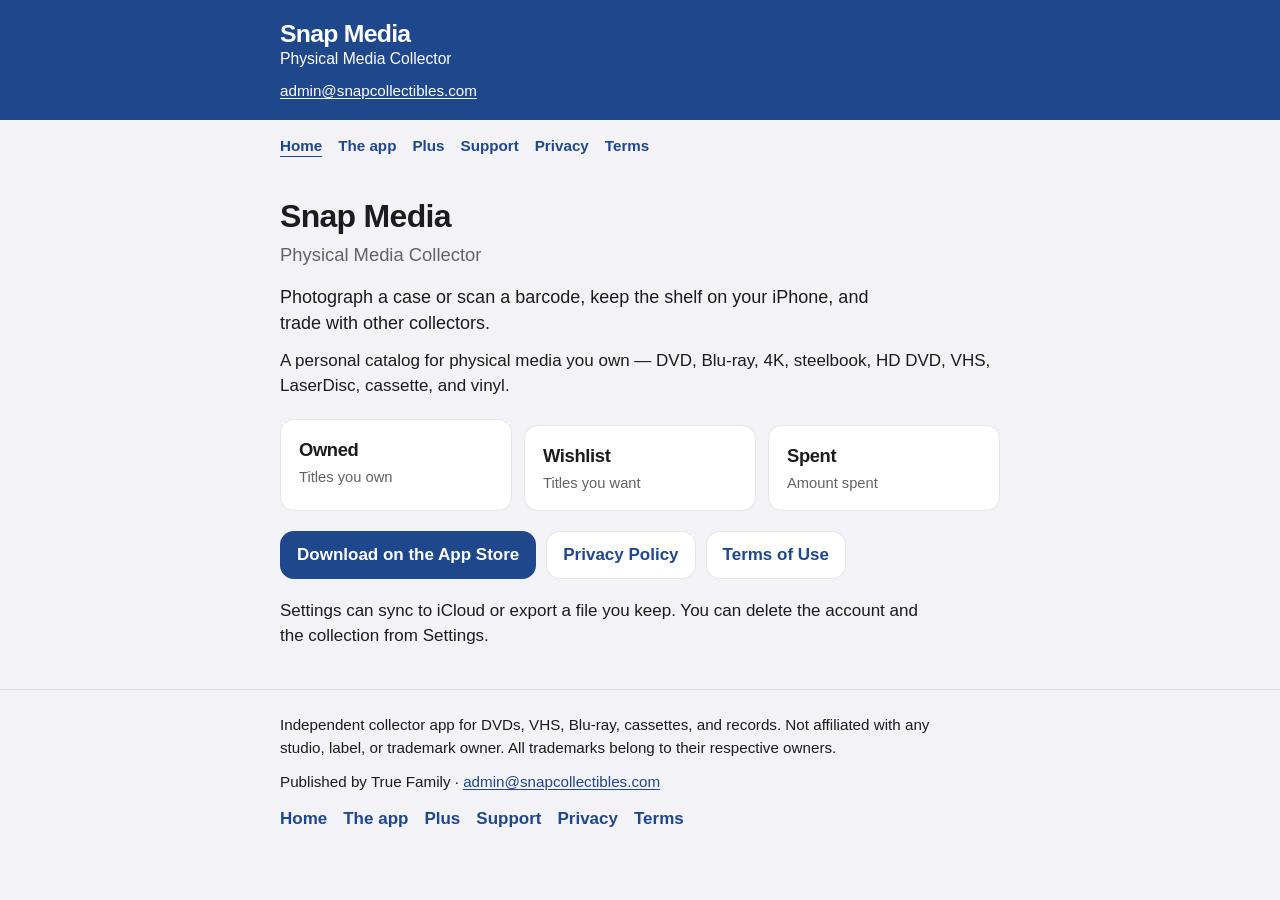
<file: index.html>
<!DOCTYPE html>
<html lang="en">
<head>
  <meta charset="utf-8" />
  <meta name="viewport" content="width=device-width, initial-scale=1" />
  <title>Snap Media — Physical Media Collector</title>
  <meta name="description" content="A personal catalog for physical media you own. Photograph a case or scan a barcode, keep the shelf on your iPhone, and trade with other collectors." />
  <meta name="theme-color" content="#1F478C" />
  <link rel="canonical" href="https://snapmedia.app/" />

  <meta property="og:type" content="website" />
  <meta property="og:title" content="Snap Media — Physical Media Collector" />
  <meta property="og:description" content="A personal catalog for physical media you own — DVD, Blu-ray, 4K, steelbook, HD DVD, VHS, LaserDisc, cassette, and vinyl." />
  <meta property="og:url" content="https://snapmedia.app/" />
  <meta property="og:image" content="https://snapmedia.app/assets/img/og.png" />
  <meta property="og:image:width" content="1200" />
  <meta property="og:image:height" content="630" />
  <meta name="twitter:card" content="summary_large_image" />
  <meta name="twitter:title" content="Snap Media — Physical Media Collector" />
  <meta name="twitter:description" content="A personal catalog for physical media you own. For iPhone." />
  <meta name="twitter:image" content="https://snapmedia.app/assets/img/og.png" />

  <link rel="icon" href="/assets/img/favicon-32.png" sizes="32x32" type="image/png" />
  <link rel="icon" href="/assets/img/favicon-16.png" sizes="16x16" type="image/png" />
  <link rel="apple-touch-icon" href="/assets/img/apple-touch-icon.png" />
  <link rel="manifest" href="/site.webmanifest" />
  <link rel="stylesheet" href="/assets/css/site.css" />

  <script type="application/ld+json">
  {
    "@context": "https://schema.org",
    "@type": "SoftwareApplication",
    "name": "Snap Media",
    "applicationCategory": "LifestyleApplication",
    "operatingSystem": "iOS",
    "description": "A personal catalog for physical media you own — DVD, Blu-ray, 4K, steelbook, HD DVD, VHS, LaserDisc, cassette, and vinyl.",
    "publisher": {
      "@type": "Organization",
      "name": "True Family",
      "email": "admin@snapcollectibles.com"
    },
    "offers": [
      {
        "@type": "Offer",
        "name": "Snap Media Plus yearly",
        "price": "14.99",
        "priceCurrency": "USD"
      },
      {
        "@type": "Offer",
        "name": "Snap Media Plus monthly",
        "price": "1.99",
        "priceCurrency": "USD"
      }
    ]
  }
  </script>
</head>
<body>
  <a class="skip" href="#main">Skip to content</a>

  <header class="site-header">
    <div class="wrap header-inner">
      <a class="brand" href="/">
        <span class="brand-name">Snap Media</span>
        <span class="brand-tag">Physical Media Collector</span>
      </a>
      <a class="header-mail" href="mailto:admin@snapcollectibles.com">admin@snapcollectibles.com</a>
    </div>
  </header>

  <nav class="site-nav" aria-label="Pages">
    <div class="wrap">
      <a href="/" aria-current="page">Home</a>
      <a href="/app">The app</a>
      <a href="/plus">Plus</a>
      <a href="/support">Support</a>
      <a href="/privacy">Privacy</a>
      <a href="/terms">Terms</a>
    </div>
  </nav>

  <main id="main">
    <div class="wrap">
      <h1>Snap Media</h1>
      <p class="subhead">Physical Media Collector</p>
      <p class="lead">Photograph a case or scan a barcode, keep the shelf on your iPhone, and trade with other collectors.</p>
      <p>A personal catalog for physical media you own — DVD, Blu-ray, 4K, steelbook, HD DVD, VHS, LaserDisc, cassette, and vinyl.</p>

      <ul class="stats">
        <li class="card">
          <p class="stat-label">Owned</p>
          <p class="stat-caption">Titles you own</p>
        </li>
        <li class="card">
          <p class="stat-label">Wishlist</p>
          <p class="stat-caption">Titles you want</p>
        </li>
        <li class="card">
          <p class="stat-label">Spent</p>
          <p class="stat-caption">Amount spent</p>
        </li>
      </ul>

      <div class="btn-row">
        <a class="btn btn-primary" href="https://apps.apple.com/">Download on the App Store</a>
        <a class="btn btn-secondary" href="/privacy">Privacy Policy</a>
        <a class="btn btn-secondary" href="/terms">Terms of Use</a>
      </div>

      <p class="note">Settings can sync to iCloud or export a file you keep. You can delete the account and the collection from Settings.</p>
    </div>
  </main>

  <footer class="site-footer">
    <div class="wrap">
      <p class="disclaimer">Independent collector app for DVDs, VHS, Blu-ray, cassettes, and records. Not affiliated with any studio, label, or trademark owner. All trademarks belong to their respective owners.</p>
      <p class="footer-meta">Published by True Family · <a href="mailto:admin@snapcollectibles.com">admin@snapcollectibles.com</a></p>
      <nav class="footer-nav" aria-label="Footer">
        <a href="/">Home</a>
        <a href="/app">The app</a>
        <a href="/plus">Plus</a>
        <a href="/support">Support</a>
        <a href="/privacy">Privacy</a>
        <a href="/terms">Terms</a>
      </nav>
    </div>
  </footer>
</body>
</html>
</file>
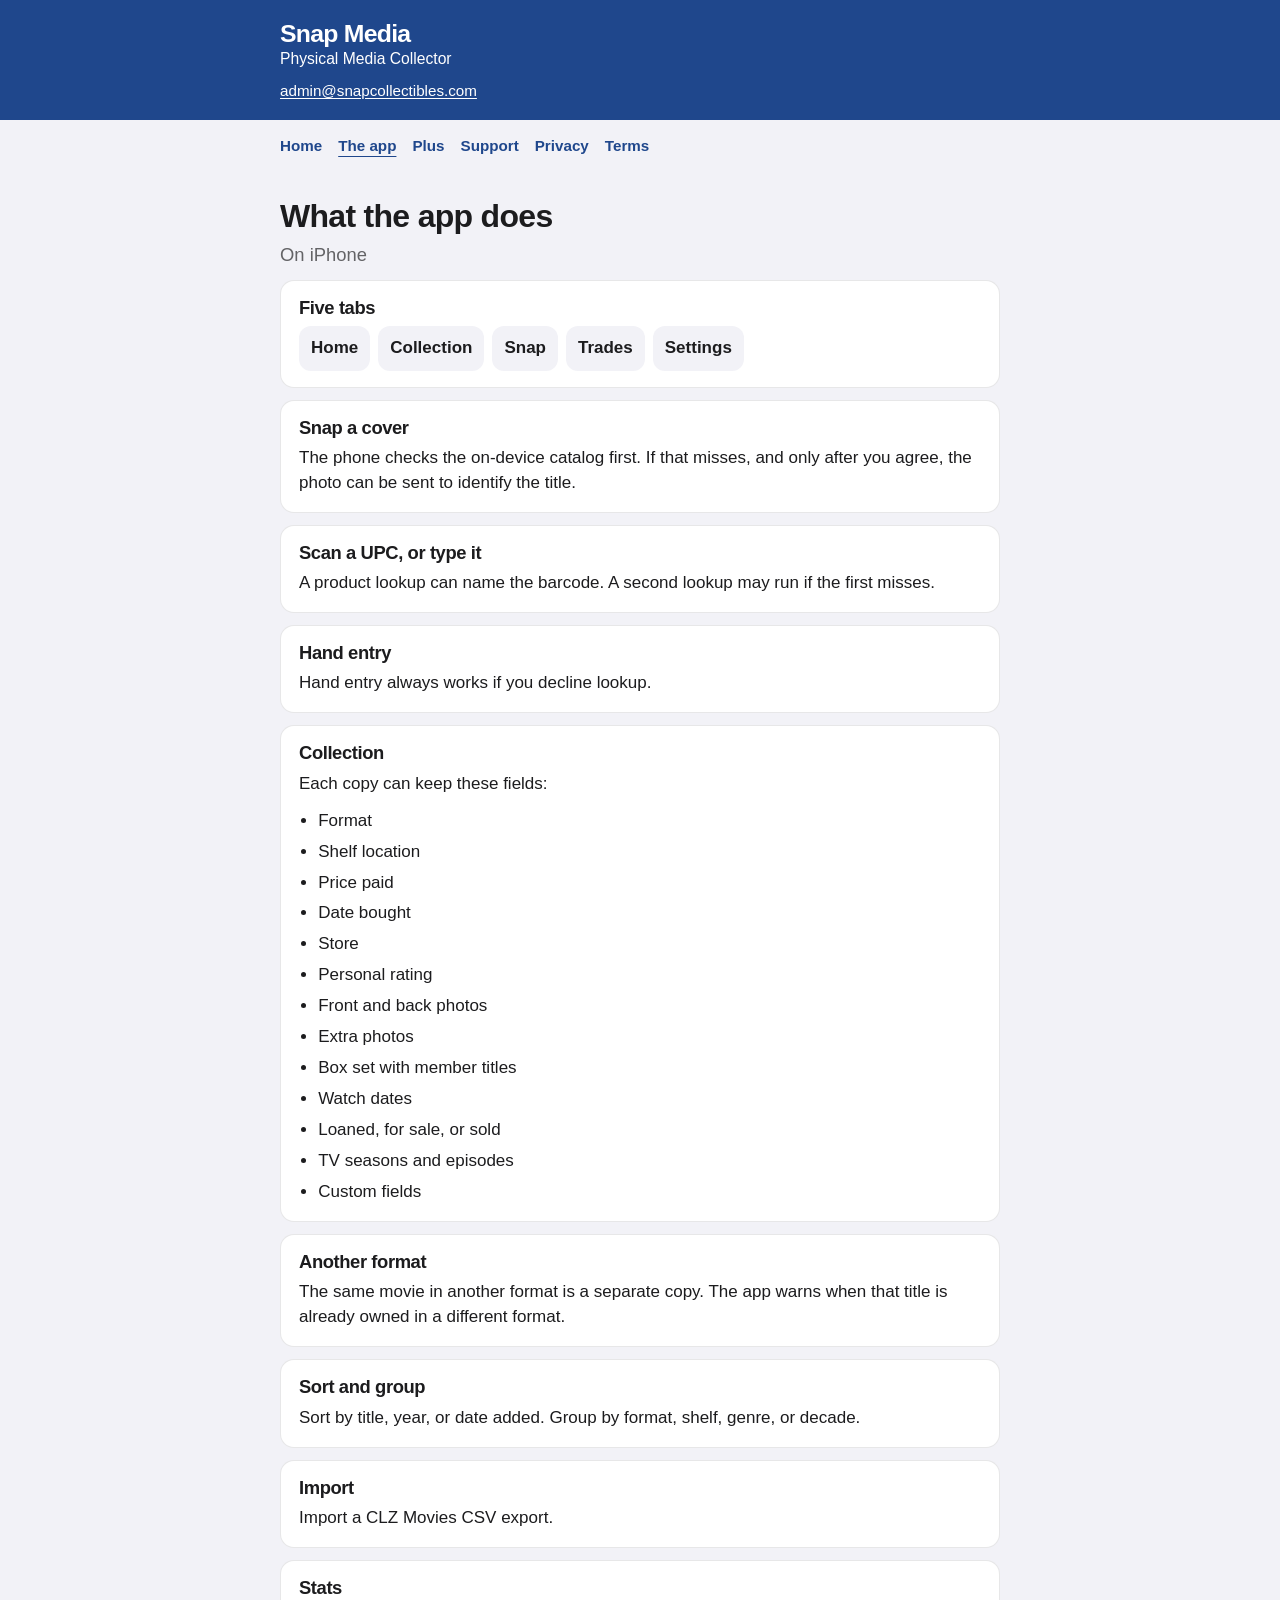
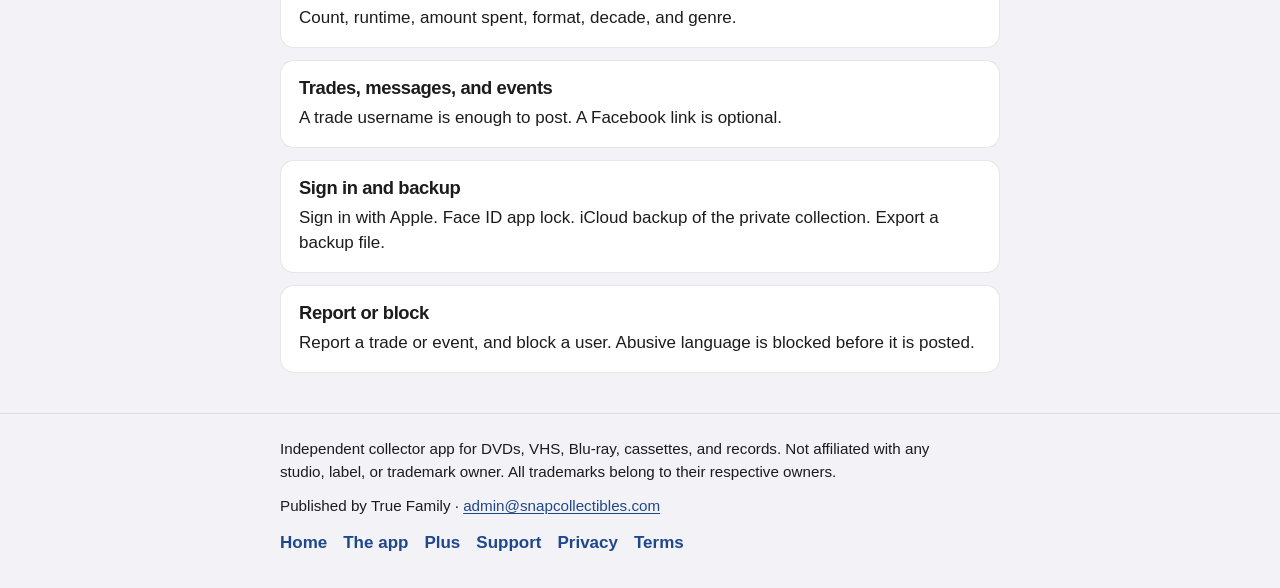
<file: app.html>
<!DOCTYPE html>
<html lang="en">
<head>
  <meta charset="utf-8" />
  <meta name="viewport" content="width=device-width, initial-scale=1" />
  <title>What the app does — Snap Media</title>
  <meta name="description" content="Snap a cover, scan a UPC, or add a title by hand. Keep formats, shelves, prices, and trades in Snap Media on iPhone." />
  <meta name="theme-color" content="#1F478C" />
  <link rel="canonical" href="https://snapmedia.app/app" />
  <meta property="og:type" content="website" />
  <meta property="og:title" content="What the app does — Snap Media" />
  <meta property="og:description" content="Five tabs: Home, Collection, Snap, Trades, and Settings. A personal catalog for physical media on iPhone." />
  <meta property="og:url" content="https://snapmedia.app/app" />
  <meta property="og:image" content="https://snapmedia.app/assets/img/og.png" />
  <link rel="icon" href="/assets/img/favicon-32.png" sizes="32x32" type="image/png" />
  <link rel="icon" href="/assets/img/favicon-16.png" sizes="16x16" type="image/png" />
  <link rel="apple-touch-icon" href="/assets/img/apple-touch-icon.png" />
  <link rel="manifest" href="/site.webmanifest" />
  <link rel="stylesheet" href="/assets/css/site.css" />
</head>
<body>
  <a class="skip" href="#main">Skip to content</a>

  <header class="site-header">
    <div class="wrap header-inner">
      <a class="brand" href="/">
        <span class="brand-name">Snap Media</span>
        <span class="brand-tag">Physical Media Collector</span>
      </a>
      <a class="header-mail" href="mailto:admin@snapcollectibles.com">admin@snapcollectibles.com</a>
    </div>
  </header>

  <nav class="site-nav" aria-label="Pages">
    <div class="wrap">
      <a href="/">Home</a>
      <a href="/app" aria-current="page">The app</a>
      <a href="/plus">Plus</a>
      <a href="/support">Support</a>
      <a href="/privacy">Privacy</a>
      <a href="/terms">Terms</a>
    </div>
  </nav>

  <main id="main">
    <div class="wrap stack">
      <div>
        <h1>What the app does</h1>
        <p class="subhead">On iPhone</p>
      </div>

      <section class="card">
        <h2>Five tabs</h2>
        <ul class="tabs">
          <li>Home</li>
          <li>Collection</li>
          <li>Snap</li>
          <li>Trades</li>
          <li>Settings</li>
        </ul>
      </section>

      <section class="card">
        <h2>Snap a cover</h2>
        <p>The phone checks the on-device catalog first. If that misses, and only after you agree, the photo can be sent to identify the title.</p>
      </section>

      <section class="card">
        <h2>Scan a UPC, or type it</h2>
        <p>A product lookup can name the barcode. A second lookup may run if the first misses.</p>
      </section>

      <section class="card">
        <h2>Hand entry</h2>
        <p>Hand entry always works if you decline lookup.</p>
      </section>

      <section class="card">
        <h2>Collection</h2>
        <p>Each copy can keep these fields:</p>
        <ul>
          <li>Format</li>
          <li>Shelf location</li>
          <li>Price paid</li>
          <li>Date bought</li>
          <li>Store</li>
          <li>Personal rating</li>
          <li>Front and back photos</li>
          <li>Extra photos</li>
          <li>Box set with member titles</li>
          <li>Watch dates</li>
          <li>Loaned, for sale, or sold</li>
          <li>TV seasons and episodes</li>
          <li>Custom fields</li>
        </ul>
      </section>

      <section class="card">
        <h2>Another format</h2>
        <p>The same movie in another format is a separate copy. The app warns when that title is already owned in a different format.</p>
      </section>

      <section class="card">
        <h2>Sort and group</h2>
        <p>Sort by title, year, or date added. Group by format, shelf, genre, or decade.</p>
      </section>

      <section class="card">
        <h2>Import</h2>
        <p>Import a CLZ Movies CSV export.</p>
      </section>

      <section class="card">
        <h2>Stats</h2>
        <p>Count, runtime, amount spent, format, decade, and genre.</p>
      </section>

      <section class="card">
        <h2>Trades, messages, and events</h2>
        <p>A trade username is enough to post. A Facebook link is optional.</p>
      </section>

      <section class="card">
        <h2>Sign in and backup</h2>
        <p>Sign in with Apple. Face ID app lock. iCloud backup of the private collection. Export a backup file.</p>
      </section>

      <section class="card">
        <h2>Report or block</h2>
        <p>Report a trade or event, and block a user. Abusive language is blocked before it is posted.</p>
      </section>
    </div>
  </main>

  <footer class="site-footer">
    <div class="wrap">
      <p class="disclaimer">Independent collector app for DVDs, VHS, Blu-ray, cassettes, and records. Not affiliated with any studio, label, or trademark owner. All trademarks belong to their respective owners.</p>
      <p class="footer-meta">Published by True Family · <a href="mailto:admin@snapcollectibles.com">admin@snapcollectibles.com</a></p>
      <nav class="footer-nav" aria-label="Footer">
        <a href="/">Home</a>
        <a href="/app">The app</a>
        <a href="/plus">Plus</a>
        <a href="/support">Support</a>
        <a href="/privacy">Privacy</a>
        <a href="/terms">Terms</a>
      </nav>
    </div>
  </footer>
</body>
</html>
</file>
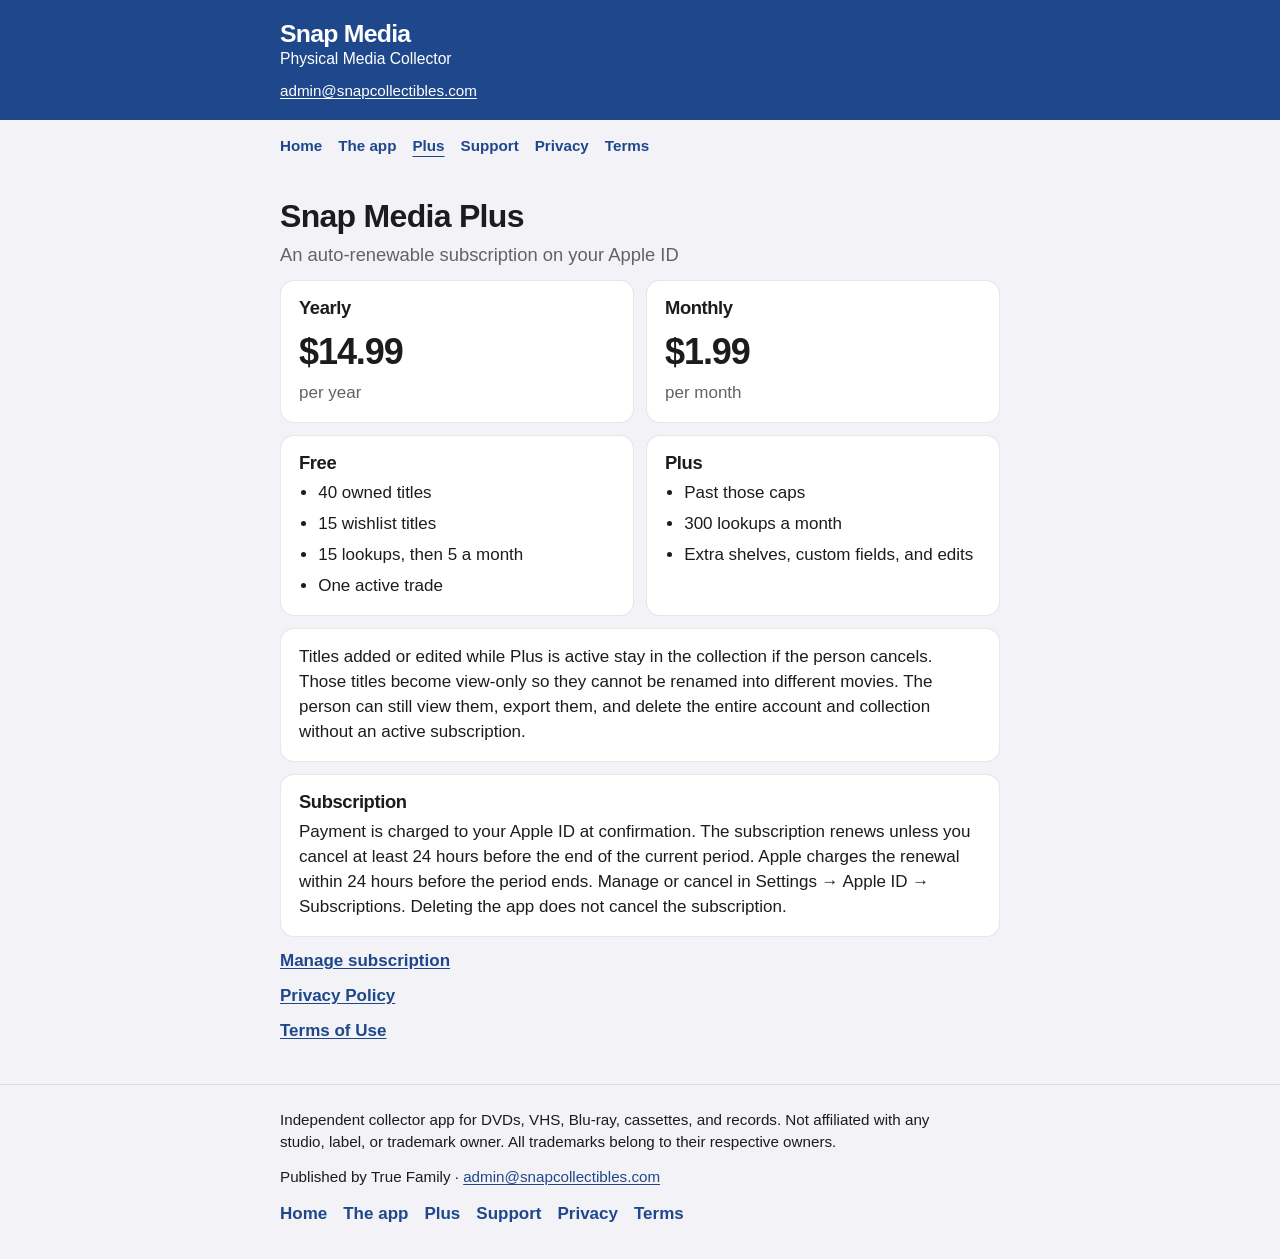
<file: plus.html>
<!DOCTYPE html>
<html lang="en">
<head>
  <meta charset="utf-8" />
  <meta name="viewport" content="width=device-width, initial-scale=1" />
  <title>Snap Media Plus — Snap Media</title>
  <meta name="description" content="Snap Media Plus is $14.99 per year or $1.99 per month. Free includes 40 owned titles, 15 wishlist titles, 15 lookups then 5 a month, and one active trade." />
  <meta name="theme-color" content="#1F478C" />
  <link rel="canonical" href="https://snapmedia.app/plus" />
  <meta property="og:type" content="website" />
  <meta property="og:title" content="Snap Media Plus" />
  <meta property="og:description" content="Yearly $14.99. Monthly $1.99. Manage or cancel in Settings → Apple ID → Subscriptions." />
  <meta property="og:url" content="https://snapmedia.app/plus" />
  <meta property="og:image" content="https://snapmedia.app/assets/img/og.png" />
  <link rel="icon" href="/assets/img/favicon-32.png" sizes="32x32" type="image/png" />
  <link rel="icon" href="/assets/img/favicon-16.png" sizes="16x16" type="image/png" />
  <link rel="apple-touch-icon" href="/assets/img/apple-touch-icon.png" />
  <link rel="manifest" href="/site.webmanifest" />
  <link rel="stylesheet" href="/assets/css/site.css" />
</head>
<body>
  <a class="skip" href="#main">Skip to content</a>

  <header class="site-header">
    <div class="wrap header-inner">
      <a class="brand" href="/">
        <span class="brand-name">Snap Media</span>
        <span class="brand-tag">Physical Media Collector</span>
      </a>
      <a class="header-mail" href="mailto:admin@snapcollectibles.com">admin@snapcollectibles.com</a>
    </div>
  </header>

  <nav class="site-nav" aria-label="Pages">
    <div class="wrap">
      <a href="/">Home</a>
      <a href="/app">The app</a>
      <a href="/plus" aria-current="page">Plus</a>
      <a href="/support">Support</a>
      <a href="/privacy">Privacy</a>
      <a href="/terms">Terms</a>
    </div>
  </nav>

  <main id="main">
    <div class="wrap stack">
      <div>
        <h1>Snap Media Plus</h1>
        <p class="subhead">An auto-renewable subscription on your Apple ID</p>
      </div>

      <div class="split">
        <article class="card">
          <h2>Yearly</h2>
          <p class="price">$14.99</p>
          <p class="unit">per year</p>
        </article>
        <article class="card">
          <h2>Monthly</h2>
          <p class="price">$1.99</p>
          <p class="unit">per month</p>
        </article>
      </div>

      <div class="split">
        <article class="card">
          <h2>Free</h2>
          <ul>
            <li>40 owned titles</li>
            <li>15 wishlist titles</li>
            <li>15 lookups, then 5 a month</li>
            <li>One active trade</li>
          </ul>
        </article>
        <article class="card">
          <h2>Plus</h2>
          <ul>
            <li>Past those caps</li>
            <li>300 lookups a month</li>
            <li>Extra shelves, custom fields, and edits</li>
          </ul>
        </article>
      </div>

      <section class="card">
        <p>Titles added or edited while Plus is active stay in the collection if the person cancels. Those titles become view-only so they cannot be renamed into different movies. The person can still view them, export them, and delete the entire account and collection without an active subscription.</p>
      </section>

      <section class="card">
        <h2>Subscription</h2>
        <p>Payment is charged to your Apple ID at confirmation. The subscription renews unless you cancel at least 24 hours before the end of the current period. Apple charges the renewal within 24 hours before the period ends. Manage or cancel in Settings → Apple ID → Subscriptions. Deleting the app does not cancel the subscription.</p>
      </section>

      <div class="links">
        <a href="https://apps.apple.com/account/subscriptions">Manage subscription</a>
        <a href="/privacy">Privacy Policy</a>
        <a href="/terms">Terms of Use</a>
      </div>
    </div>
  </main>

  <footer class="site-footer">
    <div class="wrap">
      <p class="disclaimer">Independent collector app for DVDs, VHS, Blu-ray, cassettes, and records. Not affiliated with any studio, label, or trademark owner. All trademarks belong to their respective owners.</p>
      <p class="footer-meta">Published by True Family · <a href="mailto:admin@snapcollectibles.com">admin@snapcollectibles.com</a></p>
      <nav class="footer-nav" aria-label="Footer">
        <a href="/">Home</a>
        <a href="/app">The app</a>
        <a href="/plus">Plus</a>
        <a href="/support">Support</a>
        <a href="/privacy">Privacy</a>
        <a href="/terms">Terms</a>
      </nav>
    </div>
  </footer>
</body>
</html>
</file>
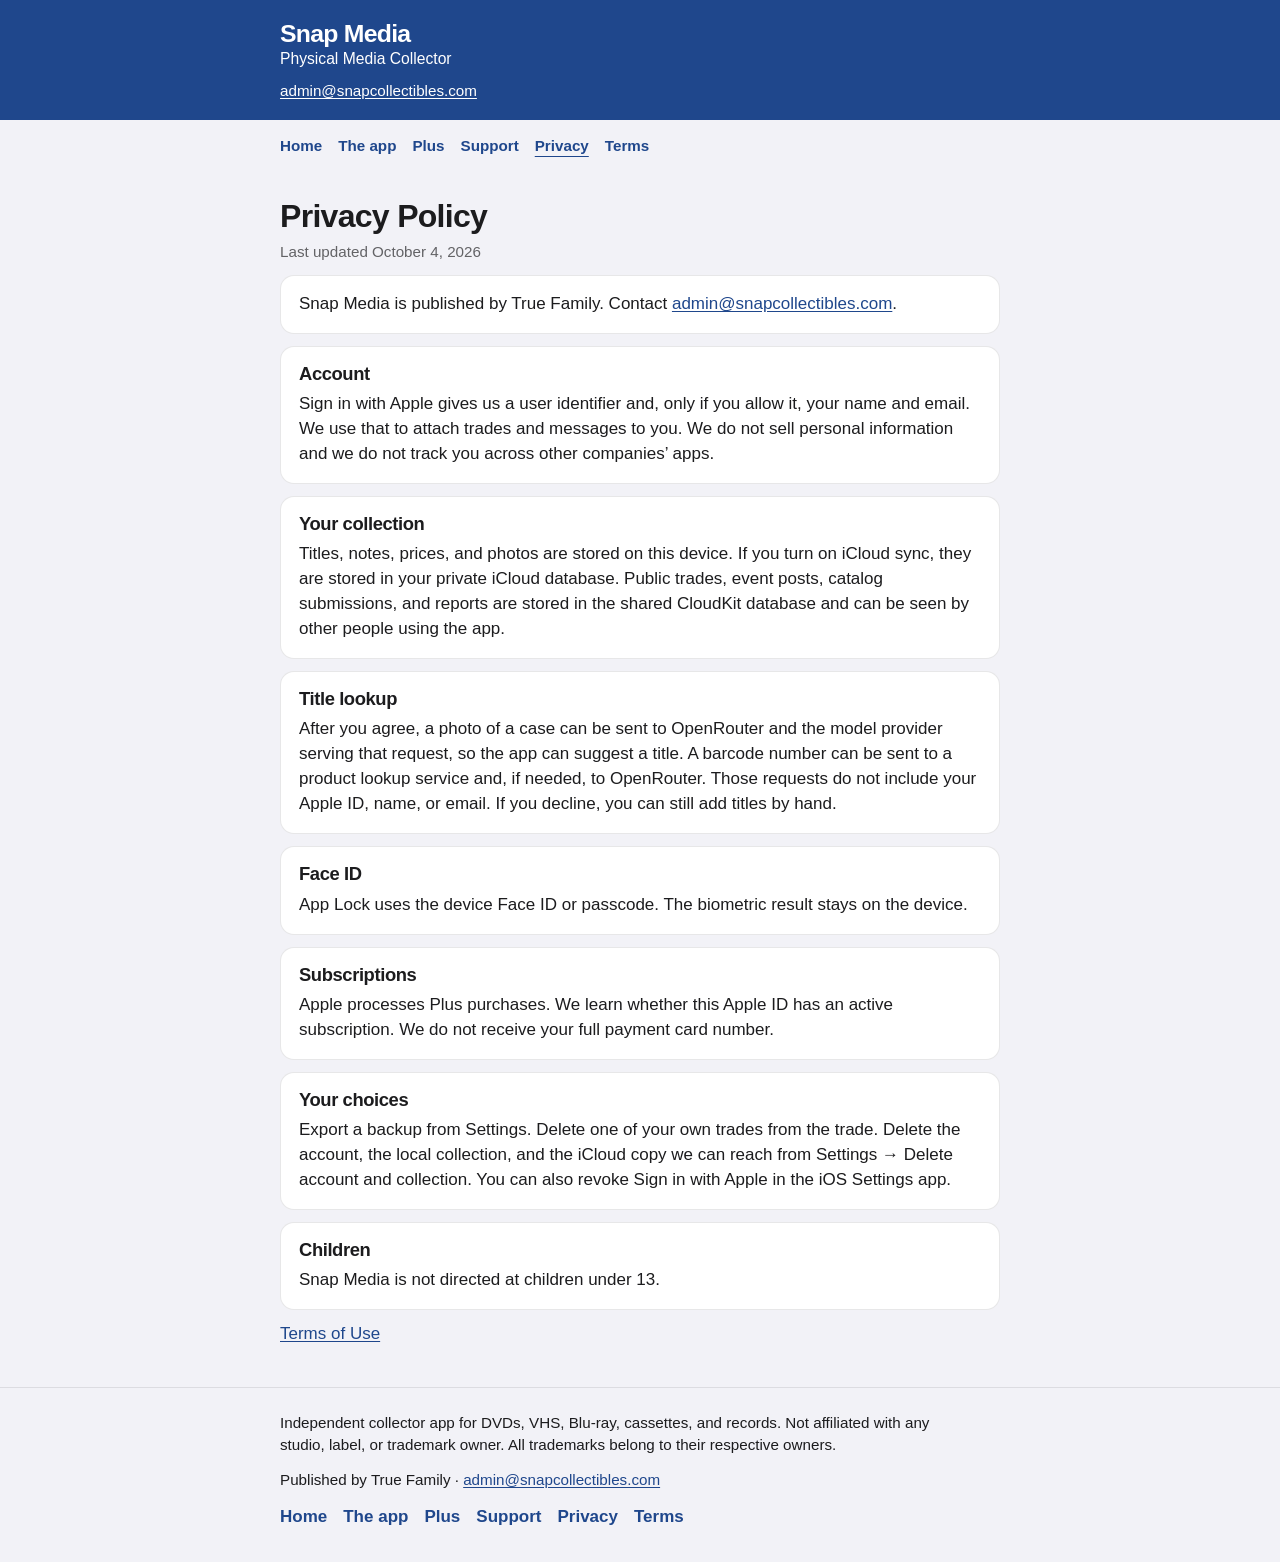
<file: privacy.html>
<!DOCTYPE html>
<html lang="en">
<head>
  <meta charset="utf-8" />
  <meta name="viewport" content="width=device-width, initial-scale=1" />
  <title>Privacy Policy — Snap Media</title>
  <meta name="description" content="Snap Media is published by True Family. How the iPhone app handles your account, collection, title lookup, Face ID, and subscription." />
  <meta name="theme-color" content="#1F478C" />
  <link rel="canonical" href="https://snapmedia.app/privacy" />
  <meta property="og:type" content="article" />
  <meta property="og:title" content="Privacy Policy — Snap Media" />
  <meta property="og:description" content="Privacy Policy for Snap Media, published by True Family. Last updated October 4, 2026." />
  <meta property="og:url" content="https://snapmedia.app/privacy" />
  <meta property="og:image" content="https://snapmedia.app/assets/img/og.png" />
  <link rel="icon" href="/assets/img/favicon-32.png" sizes="32x32" type="image/png" />
  <link rel="icon" href="/assets/img/favicon-16.png" sizes="16x16" type="image/png" />
  <link rel="apple-touch-icon" href="/assets/img/apple-touch-icon.png" />
  <link rel="manifest" href="/site.webmanifest" />
  <link rel="stylesheet" href="/assets/css/site.css" />
</head>
<body>
  <a class="skip" href="#main">Skip to content</a>

  <header class="site-header">
    <div class="wrap header-inner">
      <a class="brand" href="/">
        <span class="brand-name">Snap Media</span>
        <span class="brand-tag">Physical Media Collector</span>
      </a>
      <a class="header-mail" href="mailto:admin@snapcollectibles.com">admin@snapcollectibles.com</a>
    </div>
  </header>

  <nav class="site-nav" aria-label="Pages">
    <div class="wrap">
      <a href="/">Home</a>
      <a href="/app">The app</a>
      <a href="/plus">Plus</a>
      <a href="/support">Support</a>
      <a href="/privacy" aria-current="page">Privacy</a>
      <a href="/terms">Terms</a>
    </div>
  </nav>

  <main id="main">
    <div class="wrap stack">
      <div>
        <h1>Privacy Policy</h1>
        <p class="updated">Last updated October 4, 2026</p>
      </div>

      <section class="card">
        <p>Snap Media is published by True Family. Contact <a href="mailto:admin@snapcollectibles.com">admin@snapcollectibles.com</a>.</p>
      </section>

      <section class="card">
        <h2>Account</h2>
        <p>Sign in with Apple gives us a user identifier and, only if you allow it, your name and email. We use that to attach trades and messages to you. We do not sell personal information and we do not track you across other companies’ apps.</p>
      </section>

      <section class="card">
        <h2>Your collection</h2>
        <p>Titles, notes, prices, and photos are stored on this device. If you turn on iCloud sync, they are stored in your private iCloud database. Public trades, event posts, catalog submissions, and reports are stored in the shared CloudKit database and can be seen by other people using the app.</p>
      </section>

      <section class="card">
        <h2>Title lookup</h2>
        <p>After you agree, a photo of a case can be sent to OpenRouter and the model provider serving that request, so the app can suggest a title. A barcode number can be sent to a product lookup service and, if needed, to OpenRouter. Those requests do not include your Apple ID, name, or email. If you decline, you can still add titles by hand.</p>
      </section>

      <section class="card">
        <h2>Face ID</h2>
        <p>App Lock uses the device Face ID or passcode. The biometric result stays on the device.</p>
      </section>

      <section class="card">
        <h2>Subscriptions</h2>
        <p>Apple processes Plus purchases. We learn whether this Apple ID has an active subscription. We do not receive your full payment card number.</p>
      </section>

      <section class="card">
        <h2>Your choices</h2>
        <p>Export a backup from Settings. Delete one of your own trades from the trade. Delete the account, the local collection, and the iCloud copy we can reach from Settings → Delete account and collection. You can also revoke Sign in with Apple in the iOS Settings app.</p>
      </section>

      <section class="card">
        <h2>Children</h2>
        <p>Snap Media is not directed at children under 13.</p>
      </section>

      <p><a href="/terms">Terms of Use</a></p>
    </div>
  </main>

  <footer class="site-footer">
    <div class="wrap">
      <p class="disclaimer">Independent collector app for DVDs, VHS, Blu-ray, cassettes, and records. Not affiliated with any studio, label, or trademark owner. All trademarks belong to their respective owners.</p>
      <p class="footer-meta">Published by True Family · <a href="mailto:admin@snapcollectibles.com">admin@snapcollectibles.com</a></p>
      <nav class="footer-nav" aria-label="Footer">
        <a href="/">Home</a>
        <a href="/app">The app</a>
        <a href="/plus">Plus</a>
        <a href="/support">Support</a>
        <a href="/privacy">Privacy</a>
        <a href="/terms">Terms</a>
      </nav>
    </div>
  </footer>
</body>
</html>
</file>
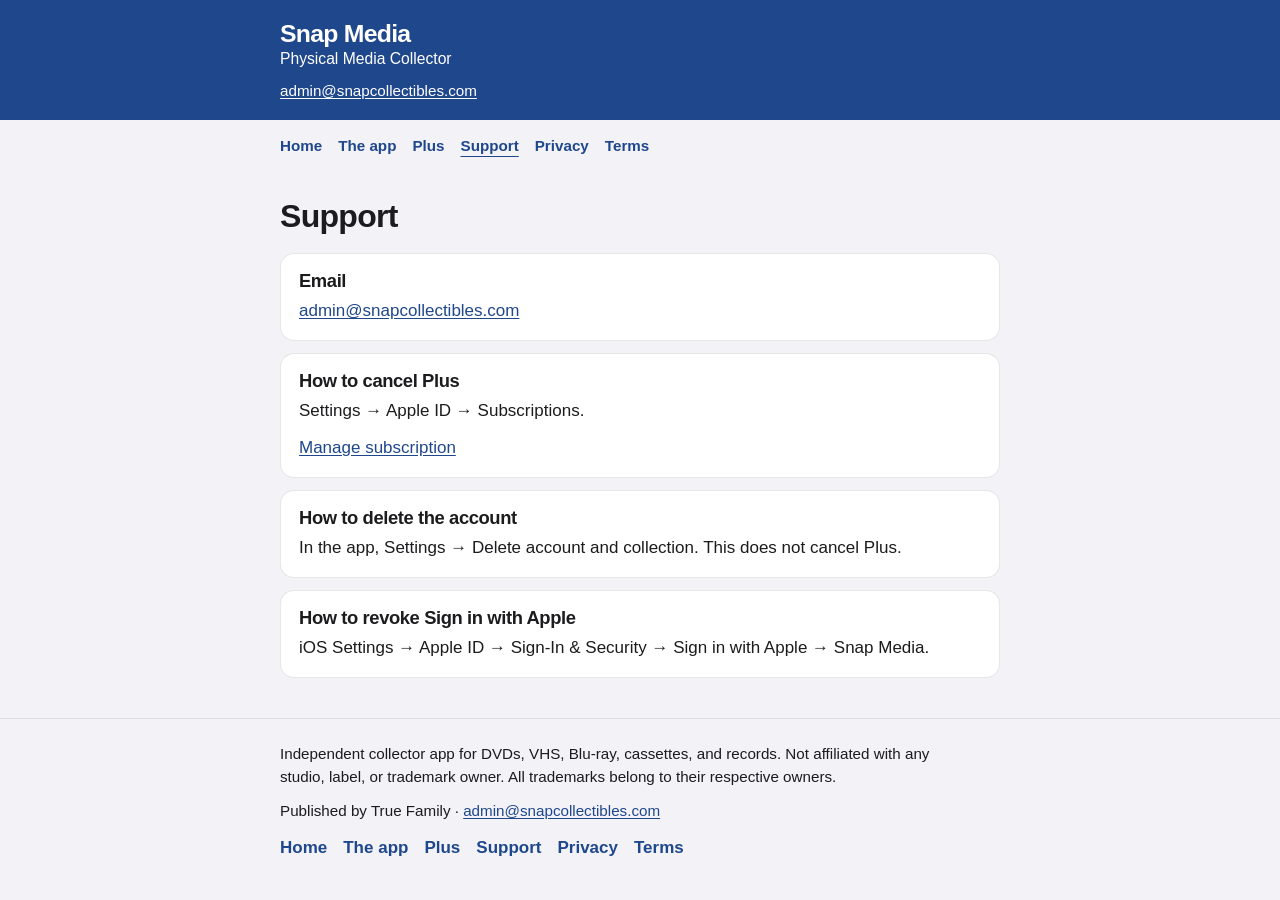
<file: support.html>
<!DOCTYPE html>
<html lang="en">
<head>
  <meta charset="utf-8" />
  <meta name="viewport" content="width=device-width, initial-scale=1" />
  <title>Support — Snap Media</title>
  <meta name="description" content="Email admin@snapcollectibles.com. How to cancel Snap Media Plus, delete the account and collection, and revoke Sign in with Apple." />
  <meta name="theme-color" content="#1F478C" />
  <link rel="canonical" href="https://snapmedia.app/support" />
  <meta property="og:type" content="website" />
  <meta property="og:title" content="Support — Snap Media" />
  <meta property="og:description" content="Email admin@snapcollectibles.com for Snap Media support." />
  <meta property="og:url" content="https://snapmedia.app/support" />
  <meta property="og:image" content="https://snapmedia.app/assets/img/og.png" />
  <link rel="icon" href="/assets/img/favicon-32.png" sizes="32x32" type="image/png" />
  <link rel="icon" href="/assets/img/favicon-16.png" sizes="16x16" type="image/png" />
  <link rel="apple-touch-icon" href="/assets/img/apple-touch-icon.png" />
  <link rel="manifest" href="/site.webmanifest" />
  <link rel="stylesheet" href="/assets/css/site.css" />
</head>
<body>
  <a class="skip" href="#main">Skip to content</a>

  <header class="site-header">
    <div class="wrap header-inner">
      <a class="brand" href="/">
        <span class="brand-name">Snap Media</span>
        <span class="brand-tag">Physical Media Collector</span>
      </a>
      <a class="header-mail" href="mailto:admin@snapcollectibles.com">admin@snapcollectibles.com</a>
    </div>
  </header>

  <nav class="site-nav" aria-label="Pages">
    <div class="wrap">
      <a href="/">Home</a>
      <a href="/app">The app</a>
      <a href="/plus">Plus</a>
      <a href="/support" aria-current="page">Support</a>
      <a href="/privacy">Privacy</a>
      <a href="/terms">Terms</a>
    </div>
  </nav>

  <main id="main">
    <div class="wrap stack">
      <h1>Support</h1>

      <section class="card">
        <h2>Email</h2>
        <p><a href="mailto:admin@snapcollectibles.com">admin@snapcollectibles.com</a></p>
      </section>

      <section class="card">
        <h2>How to cancel Plus</h2>
        <p>Settings → Apple ID → Subscriptions.</p>
        <p><a href="https://apps.apple.com/account/subscriptions">Manage subscription</a></p>
      </section>

      <section class="card">
        <h2>How to delete the account</h2>
        <p>In the app, Settings → Delete account and collection. This does not cancel Plus.</p>
      </section>

      <section class="card">
        <h2>How to revoke Sign in with Apple</h2>
        <p>iOS Settings → Apple ID → Sign-In &amp; Security → Sign in with Apple → Snap Media.</p>
      </section>
    </div>
  </main>

  <footer class="site-footer">
    <div class="wrap">
      <p class="disclaimer">Independent collector app for DVDs, VHS, Blu-ray, cassettes, and records. Not affiliated with any studio, label, or trademark owner. All trademarks belong to their respective owners.</p>
      <p class="footer-meta">Published by True Family · <a href="mailto:admin@snapcollectibles.com">admin@snapcollectibles.com</a></p>
      <nav class="footer-nav" aria-label="Footer">
        <a href="/">Home</a>
        <a href="/app">The app</a>
        <a href="/plus">Plus</a>
        <a href="/support">Support</a>
        <a href="/privacy">Privacy</a>
        <a href="/terms">Terms</a>
      </nav>
    </div>
  </footer>
</body>
</html>
</file>
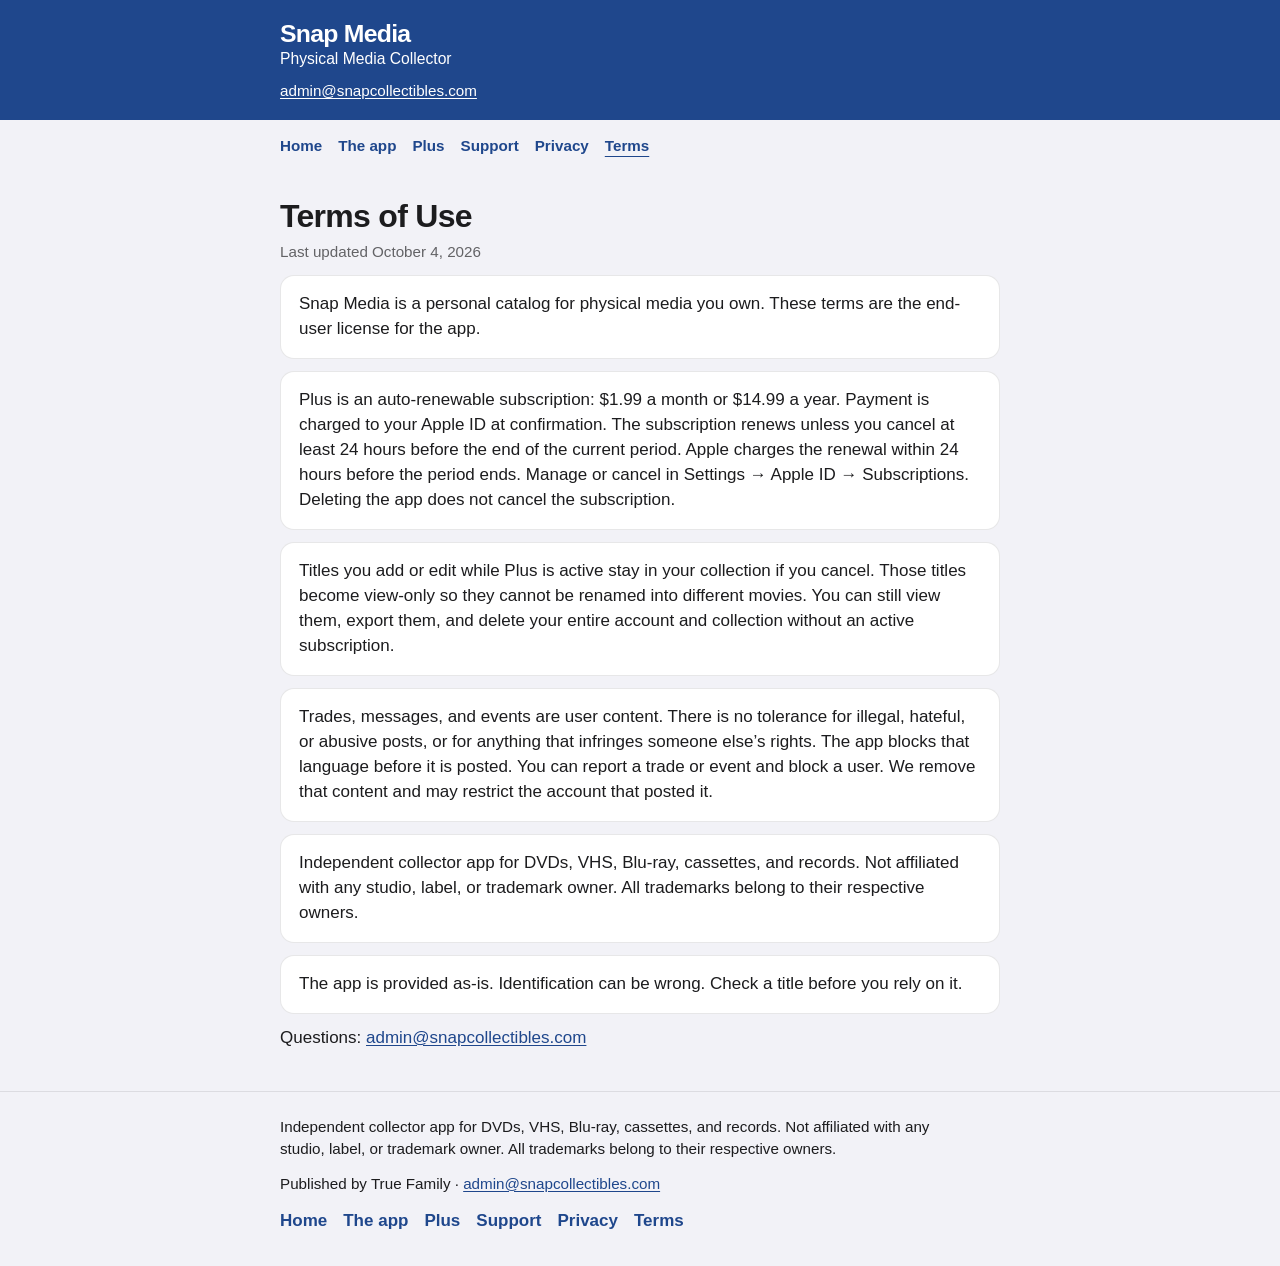
<file: terms.html>
<!DOCTYPE html>
<html lang="en">
<head>
  <meta charset="utf-8" />
  <meta name="viewport" content="width=device-width, initial-scale=1" />
  <title>Terms of Use — Snap Media</title>
  <meta name="description" content="Terms of Use for Snap Media, the end-user license for the iPhone app. Last updated October 4, 2026." />
  <meta name="theme-color" content="#1F478C" />
  <link rel="canonical" href="https://snapmedia.app/terms" />
  <meta property="og:type" content="article" />
  <meta property="og:title" content="Terms of Use — Snap Media" />
  <meta property="og:description" content="End-user license for Snap Media. Plus is $1.99 a month or $14.99 a year. Last updated October 4, 2026." />
  <meta property="og:url" content="https://snapmedia.app/terms" />
  <meta property="og:image" content="https://snapmedia.app/assets/img/og.png" />
  <link rel="icon" href="/assets/img/favicon-32.png" sizes="32x32" type="image/png" />
  <link rel="icon" href="/assets/img/favicon-16.png" sizes="16x16" type="image/png" />
  <link rel="apple-touch-icon" href="/assets/img/apple-touch-icon.png" />
  <link rel="manifest" href="/site.webmanifest" />
  <link rel="stylesheet" href="/assets/css/site.css" />
</head>
<body>
  <a class="skip" href="#main">Skip to content</a>

  <header class="site-header">
    <div class="wrap header-inner">
      <a class="brand" href="/">
        <span class="brand-name">Snap Media</span>
        <span class="brand-tag">Physical Media Collector</span>
      </a>
      <a class="header-mail" href="mailto:admin@snapcollectibles.com">admin@snapcollectibles.com</a>
    </div>
  </header>

  <nav class="site-nav" aria-label="Pages">
    <div class="wrap">
      <a href="/">Home</a>
      <a href="/app">The app</a>
      <a href="/plus">Plus</a>
      <a href="/support">Support</a>
      <a href="/privacy">Privacy</a>
      <a href="/terms" aria-current="page">Terms</a>
    </div>
  </nav>

  <main id="main">
    <div class="wrap stack">
      <div>
        <h1>Terms of Use</h1>
        <p class="updated">Last updated October 4, 2026</p>
      </div>

      <section class="card">
        <p>Snap Media is a personal catalog for physical media you own. These terms are the end-user license for the app.</p>
      </section>

      <section class="card">
        <p>Plus is an auto-renewable subscription: $1.99 a month or $14.99 a year. Payment is charged to your Apple ID at confirmation. The subscription renews unless you cancel at least 24 hours before the end of the current period. Apple charges the renewal within 24 hours before the period ends. Manage or cancel in Settings → Apple ID → Subscriptions. Deleting the app does not cancel the subscription.</p>
      </section>

      <section class="card">
        <p>Titles you add or edit while Plus is active stay in your collection if you cancel. Those titles become view-only so they cannot be renamed into different movies. You can still view them, export them, and delete your entire account and collection without an active subscription.</p>
      </section>

      <section class="card">
        <p>Trades, messages, and events are user content. There is no tolerance for illegal, hateful, or abusive posts, or for anything that infringes someone else’s rights. The app blocks that language before it is posted. You can report a trade or event and block a user. We remove that content and may restrict the account that posted it.</p>
      </section>

      <section class="card">
        <p>Independent collector app for DVDs, VHS, Blu-ray, cassettes, and records. Not affiliated with any studio, label, or trademark owner. All trademarks belong to their respective owners.</p>
      </section>

      <section class="card">
        <p>The app is provided as-is. Identification can be wrong. Check a title before you rely on it.</p>
      </section>

      <p>Questions: <a href="mailto:admin@snapcollectibles.com">admin@snapcollectibles.com</a></p>
    </div>
  </main>

  <footer class="site-footer">
    <div class="wrap">
      <p class="disclaimer">Independent collector app for DVDs, VHS, Blu-ray, cassettes, and records. Not affiliated with any studio, label, or trademark owner. All trademarks belong to their respective owners.</p>
      <p class="footer-meta">Published by True Family · <a href="mailto:admin@snapcollectibles.com">admin@snapcollectibles.com</a></p>
      <nav class="footer-nav" aria-label="Footer">
        <a href="/">Home</a>
        <a href="/app">The app</a>
        <a href="/plus">Plus</a>
        <a href="/support">Support</a>
        <a href="/privacy">Privacy</a>
        <a href="/terms">Terms</a>
      </nav>
    </div>
  </footer>
</body>
</html>
</file>
<file: assets/css/site.css>
/* Snap Media — light collector site, matched to the iOS app. */

:root {
  --accent: #1f478c;
  --accent-press: #18386f;
  --bg: #f2f2f7;
  --card: #ffffff;
  --text: #1c1c1e;
  --caption: #636366;
  --line: rgba(60, 60, 67, 0.12);
  --radius: 14px;
  --wrap: 720px;
  color-scheme: light;
}

*,
*::before,
*::after {
  box-sizing: border-box;
}

html {
  -webkit-text-size-adjust: 100%;
}

body {
  margin: 0;
  min-height: 100vh;
  background: var(--bg);
  color: var(--text);
  font-family: -apple-system, BlinkMacSystemFont, "SF Pro Text", "SF Pro Display", Inter, "Segoe UI", Roboto, Helvetica, Arial, sans-serif;
  font-size: 17px;
  line-height: 1.47;
  font-weight: 400;
}

h1,
h2,
h3 {
  font-weight: 700;
  letter-spacing: -0.022em;
  line-height: 1.15;
}

h1 {
  margin: 0 0 6px;
  font-size: 2rem;
}

h2 {
  margin: 0 0 8px;
  font-size: 1.15rem;
}

p {
  margin: 0 0 12px;
}

p:last-child {
  margin-bottom: 0;
}

a {
  color: var(--accent);
  text-underline-offset: 2px;
}

ul,
ol {
  margin: 8px 0 0;
  padding-left: 1.2rem;
}

li + li {
  margin-top: 6px;
}

img {
  max-width: 100%;
  height: auto;
}

.skip {
  position: absolute;
  left: 12px;
  top: -48px;
  z-index: 5;
  background: #fff;
  color: var(--accent);
  padding: 8px 12px;
  border-radius: 10px;
}

.skip:focus {
  top: 12px;
}

.wrap {
  width: min(var(--wrap), calc(100% - 32px));
  margin-inline: auto;
}

.site-header {
  background: var(--accent);
  color: #fff;
  padding: max(20px, env(safe-area-inset-top)) max(16px, env(safe-area-inset-right)) 18px max(16px, env(safe-area-inset-left));
}

.header-inner {
  display: flex;
  flex-direction: column;
  align-items: flex-start;
  gap: 10px;
}

.brand {
  display: flex;
  flex-direction: column;
  gap: 2px;
  color: #fff;
  text-decoration: none;
}

.brand-name {
  font-size: 1.55rem;
  font-weight: 700;
  letter-spacing: -0.03em;
  line-height: 1.1;
}

.brand-tag {
  font-size: 0.98rem;
  font-weight: 400;
  line-height: 1.3;
}

.header-mail {
  color: #fff;
  font-size: 0.95rem;
  overflow-wrap: anywhere;
}

.site-header a:focus-visible,
.site-nav a:focus-visible,
.btn:focus-visible,
.skip:focus {
  outline: 2px solid currentColor;
  outline-offset: 3px;
}

.site-nav {
  padding: 4px 0 2px;
}

.site-nav .wrap {
  display: flex;
  flex-wrap: wrap;
  gap: 2px 16px;
}

.site-nav a {
  display: inline-flex;
  align-items: center;
  min-height: 44px;
  color: var(--accent);
  font-weight: 600;
  font-size: 0.95rem;
  text-decoration: none;
}

.site-nav a[aria-current="page"] {
  text-decoration: underline;
  text-underline-offset: 5px;
}

main {
  padding: 28px 0 12px;
}

.subhead {
  margin: 0 0 16px;
  color: var(--caption);
  font-size: 1.15rem;
}

.lead {
  font-size: 1.125rem;
  max-width: 38rem;
}

.stack {
  display: grid;
  gap: 12px;
}

.card {
  background: var(--card);
  border: 1px solid var(--line);
  border-radius: var(--radius);
  padding: 16px 18px;
}

.stats {
  display: grid;
  grid-template-columns: repeat(3, minmax(0, 1fr));
  gap: 12px;
  margin: 20px 0;
  padding: 0;
  list-style: none;
}

.stat-label {
  margin: 0;
  font-size: 1.15rem;
  font-weight: 700;
  letter-spacing: -0.02em;
}

.stat-caption {
  margin: 4px 0 0;
  color: var(--caption);
  font-size: 0.92rem;
}

.btn-row {
  display: flex;
  flex-wrap: wrap;
  gap: 10px;
  margin: 8px 0 20px;
}

.btn {
  display: inline-flex;
  align-items: center;
  justify-content: center;
  min-height: 48px;
  padding: 12px 16px;
  border-radius: var(--radius);
  border: 1px solid transparent;
  font: inherit;
  font-weight: 600;
  line-height: 1.2;
  text-align: center;
  text-decoration: none;
}

.btn-primary {
  background: var(--accent);
  color: #fff;
}

.btn-primary:hover {
  background: var(--accent-press);
}

.btn-secondary {
  background: var(--card);
  color: var(--accent);
  border-color: var(--line);
}

.note {
  max-width: 40rem;
}

.split {
  display: grid;
  grid-template-columns: 1fr 1fr;
  gap: 12px;
}

.price {
  margin: 2px 0 0;
  font-size: 2.25rem;
  font-weight: 700;
  letter-spacing: -0.03em;
  font-variant-numeric: tabular-nums;
  white-space: nowrap;
}

.unit {
  margin: 2px 0 0;
  color: var(--caption);
}

.tabs {
  display: flex;
  flex-wrap: wrap;
  gap: 8px;
  margin: 0;
  padding: 0;
  list-style: none;
}

.tabs li {
  margin: 0;
  padding: 10px 12px;
  background: var(--bg);
  border-radius: 12px;
  font-weight: 600;
}

.updated {
  color: var(--caption);
  font-size: 0.95rem;
}

.links {
  display: flex;
  flex-direction: column;
  align-items: flex-start;
  gap: 10px;
}

.links a {
  font-weight: 600;
}

.site-footer {
  border-top: 1px solid var(--line);
  margin-top: 28px;
  padding: 24px 0 max(32px, env(safe-area-inset-bottom));
}

.disclaimer,
.footer-meta {
  color: var(--text);
  font-size: 0.95rem;
  max-width: 42rem;
}

.footer-meta {
  margin-top: 12px;
}

.footer-nav {
  display: flex;
  flex-wrap: wrap;
  gap: 8px 16px;
  margin-top: 14px;
}

.footer-nav a {
  font-weight: 600;
  text-decoration: none;
}

.footer-nav a:hover {
  text-decoration: underline;
}

@media (max-width: 640px) {
  h1 {
    font-size: 1.75rem;
  }

  .stats,
  .split {
    grid-template-columns: 1fr;
  }

  .btn {
    flex: 1 1 100%;
  }

  .price {
    font-size: 2rem;
  }
}

@media (prefers-reduced-motion: reduce) {
  .btn-primary:hover {
    background: var(--accent);
  }
}
</file>
